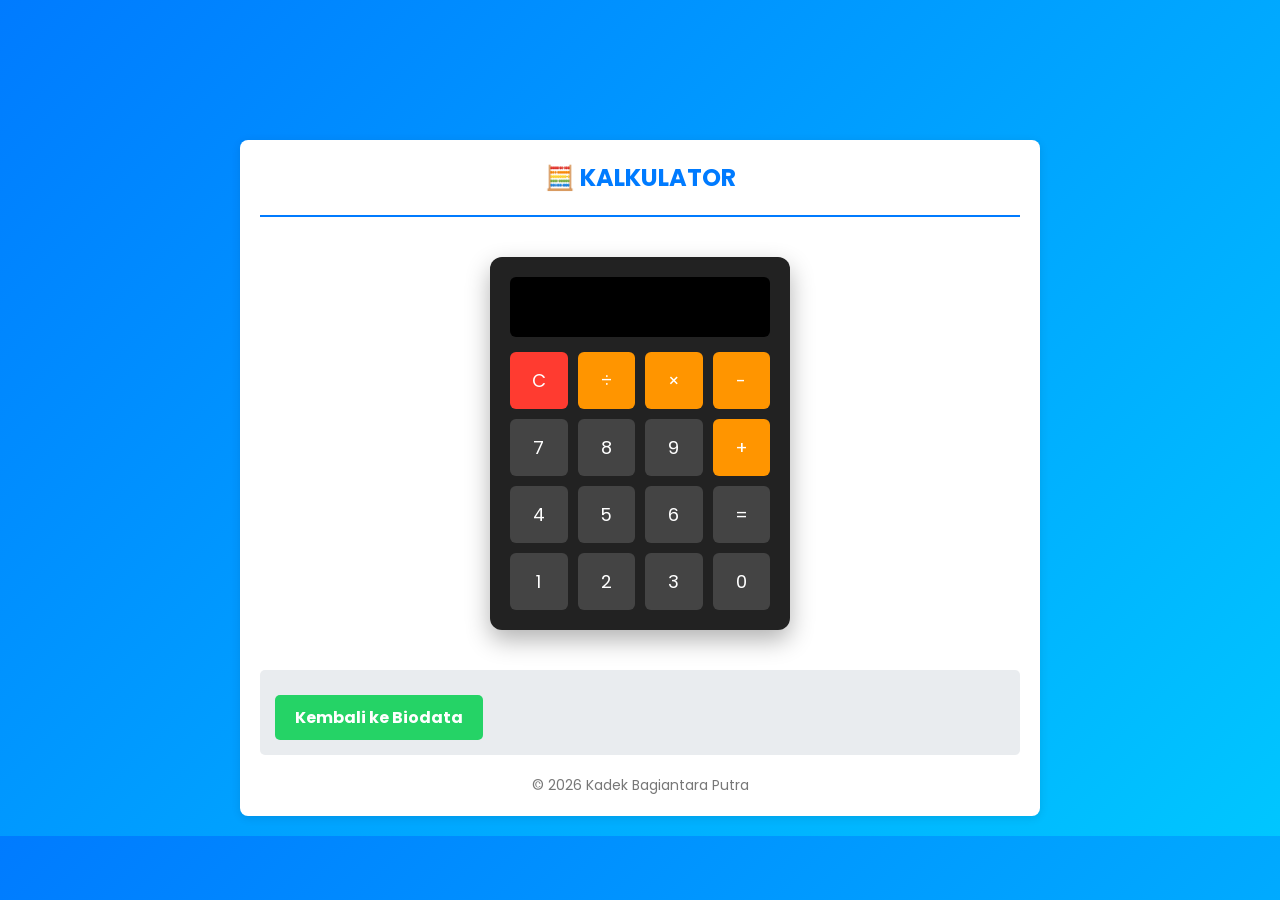
<file: calculator.html>
<!DOCTYPE html>
<html lang="id">

<head>
<meta charset="UTF-8">
<meta name="viewport" content="width=device-width, initial-scale=1.0">
<title>Kalkulator Sederhana</title>
<link rel="stylesheet" href="style.css">

<style>

body{
    background: linear-gradient(135deg,#007bff,#00c6ff);
    font-family: Arial;
}

/* Box calculator */
.calculator{
    width:300px;
    background:#222;
    padding:20px;
    border-radius:12px;
    margin:40px auto;
    box-shadow:0 10px 25px rgba(0,0,0,0.3);
}

/* Layar calculator */
.display{
    width:100%;
    height:60px;
    background:#000;
    color:#0f0;
    font-size:28px;
    text-align:right;
    padding:10px;
    border:none;
    border-radius:6px;
    margin-bottom:15px;
}

/* Grid tombol */
.buttons{
    display:grid;
    grid-template-columns: repeat(4,1fr);
    gap:10px;
}

/* Tombol umum */
.buttons button{
    padding:15px;
    font-size:18px;
    border:none;
    border-radius:6px;
    cursor:pointer;
    transition:0.2s;
}

/* Tombol angka */
.num{
    background:#444;
    color:white;
}

/* Tombol operasi */
.op{
    background:#ff9500;
    color:white;
}

/* Tombol clear */
.clear{
    background:#ff3b30;
    color:white;
}

/* Tombol sama dengan */
.equal{
    background:#34c759;
    color:white;
    grid-column: span 2;
}

button:hover{
    transform:scale(1.05);
}

</style>

</head>

<body>

<div class="container">

<div class="header">
<h1>🧮 KALKULATOR</h1>
</div>

<div class="calculator">

<input type="text" id="display" class="display" disabled>

<div class="buttons">

<button class="clear" onclick="clearDisplay()">C</button>
<button class="op" onclick="append('/')">÷</button>
<button class="op" onclick="append('*')">×</button>
<button class="op" onclick="append('-')">-</button>

<button class="num" onclick="append('7')">7</button>
<button class="num" onclick="append('8')">8</button>
<button class="num" onclick="append('9')">9</button>
<button class="op" onclick="append('+')">+</button>

<button class="num" onclick="append('4')">4</button>
<button class="num" onclick="append('5')">5</button>
<button class="num" onclick="append('6')">6</button>
<button class="num" onclick="calculate()">=</button>

<button class="num" onclick="append('1')">1</button>
<button class="num" onclick="append('2')">2</button>
<button class="num" onclick="append('3')">3</button>
<button class="num" onclick="append('0')">0</button>

</div>

</div>

<div class="contact-box" style="margin-top:20px;">
<a href="index.html" class="btn-wa">Kembali ke Biodata</a>
</div>

<footer>
<p>&copy; 2026 Kadek Bagiantara Putra</p>
</footer>

</div>

<script>

function append(value){
document.getElementById("display").value += value;
}

function clearDisplay(){
document.getElementById("display").value = "";
}

function calculate(){
try{
document.getElementById("display").value = eval(document.getElementById("display").value);
}
catch{
document.getElementById("display").value = "Error";
}
}

</script>

</body>
</html>
</file>
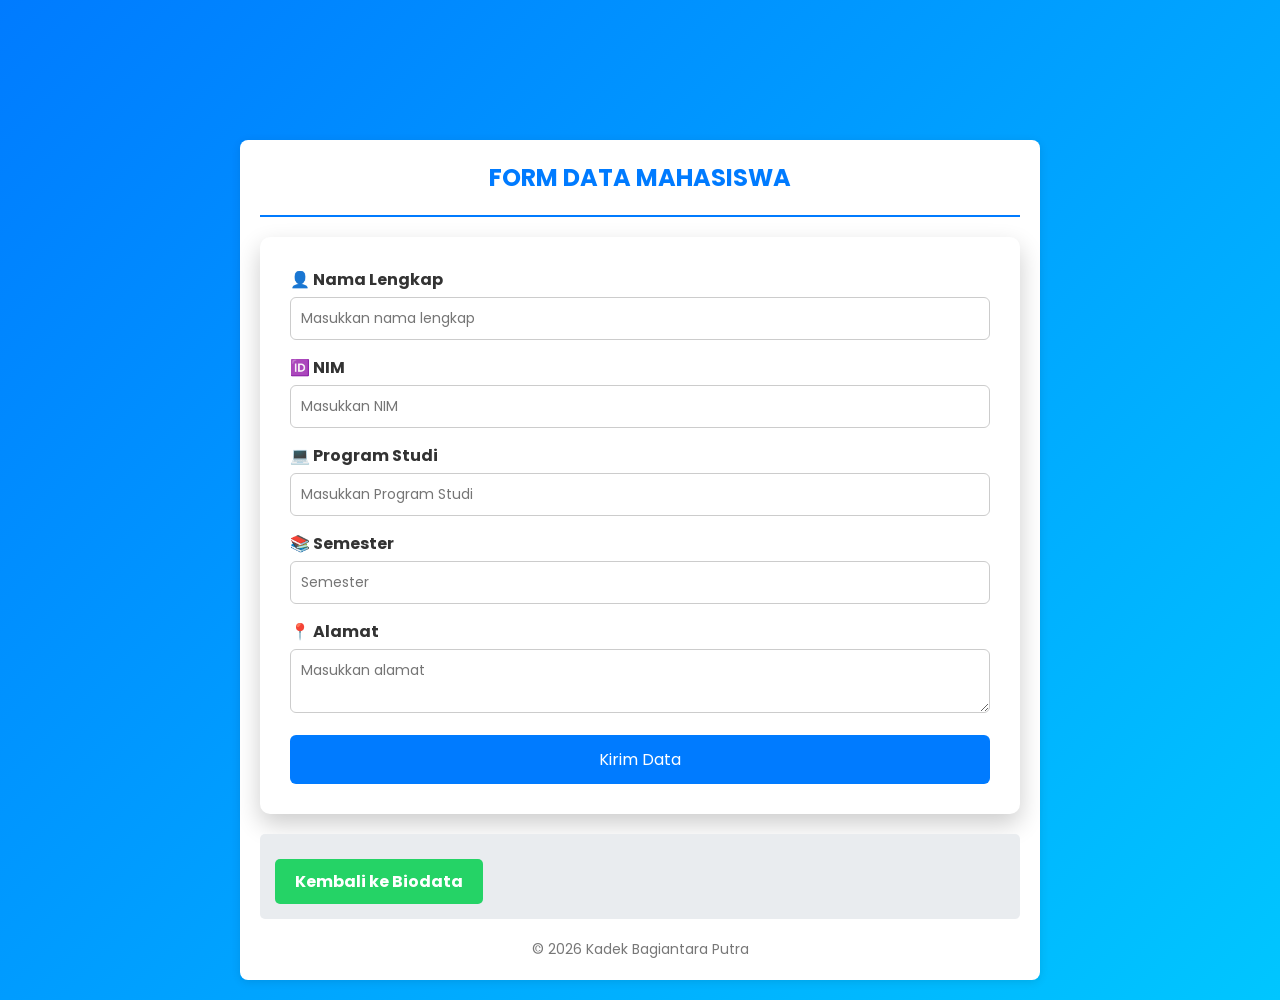
<file: form.html>
<!DOCTYPE html>
<html lang="id">

<head>
<meta charset="UTF-8">
<meta name="viewport" content="width=device-width, initial-scale=1.0">
<title>Form Data Mahasiswa</title>
<link rel="stylesheet" href="style.css">

<style>

body{
    background: linear-gradient(135deg,#007bff,#00c6ff);
}

/* Box form */
.form-box{
    background:white;
    padding:30px;
    border-radius:10px;
    box-shadow:0 10px 25px rgba(0,0,0,0.2);
}

/* Label */
.form-box label{
    font-weight:bold;
    display:block;
    margin-bottom:5px;
}

/* Input */
.form-box input,
.form-box textarea{
    width:100%;
    padding:10px;
    border:1px solid #ccc;
    border-radius:6px;
    margin-bottom:15px;
    font-size:14px;
    transition:0.3s;
}

/* Efek saat klik */
.form-box input:focus,
.form-box textarea:focus{
    border-color:#007bff;
    outline:none;
    box-shadow:0 0 5px rgba(0,123,255,0.5);
}

/* Tombol */
.btn-submit{
    width:100%;
    padding:12px;
    border:none;
    border-radius:6px;
    background:#007bff;
    color:white;
    font-size:16px;
    cursor:pointer;
    transition:0.3s;
}

.btn-submit:hover{
    background:#0056b3;
}

</style>

</head>

<body>

<div class="container">

<div class="header">
<h1>FORM DATA MAHASISWA</h1>
</div>

<div class="form-box">

<form>

<label>👤 Nama Lengkap</label>
<input type="text" placeholder="Masukkan nama lengkap">

<label>🆔 NIM</label>
<input type="text" placeholder="Masukkan NIM">

<label>💻 Program Studi</label>
<input type="text" placeholder="Masukkan Program Studi">

<label>📚 Semester</label>
<input type="number" placeholder="Semester">

<label>📍 Alamat</label>
<textarea placeholder="Masukkan alamat"></textarea>

<button type="submit" class="btn-submit">Kirim Data</button>

</form>

</div>

<div class="contact-box" style="margin-top:20px;">
<a href="index.html" class="btn-wa">Kembali ke Biodata</a>
</div>

<footer>
<p>&copy; 2026 Kadek Bagiantara Putra</p>
</footer>

</div>

</body>
</html>
</file>
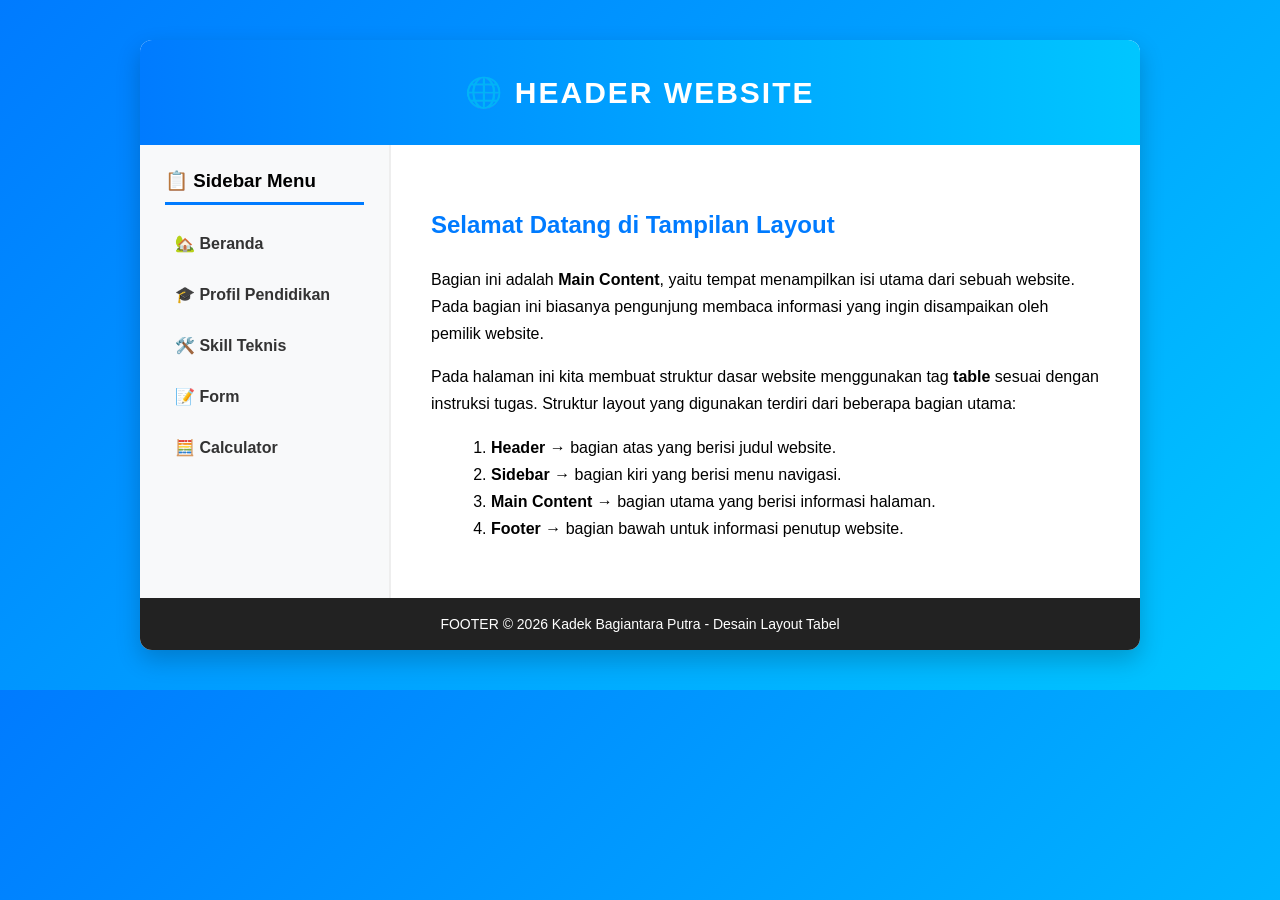
<file: layout.html>
<!DOCTYPE html>
<html lang="id">

<head>
<meta charset="UTF-8">
<meta name="viewport" content="width=device-width, initial-scale=1.0">
<title>Halaman Layout - Kadek Bagiantara Putra</title>

<style>

body{
    font-family:'Poppins',sans-serif;
    margin:0;
    padding:0;
    background:linear-gradient(135deg,#007bff,#00c6ff);
}

/* layout table */
table.layout{
    width:90%;
    max-width:1000px;
    margin:40px auto;
    border-collapse:collapse;
    background:white;
    border-radius:12px;
    overflow:hidden;
    box-shadow:0 10px 25px rgba(0,0,0,0.2);
}

/* header */
.header{
    background:linear-gradient(90deg,#007bff,#00c6ff);
    color:white;
    text-align:center;
    font-size:30px;
    font-weight:bold;
    padding:35px;
    letter-spacing:2px;
}

/* sidebar */
.sidebar{
    width:25%;
    background:#f8f9fa;
    vertical-align:top;
    padding:25px;
    border-right:2px solid #eee;
}

/* sidebar title */
.sidebar h3{
    margin-top:0;
    border-bottom:3px solid #007bff;
    padding-bottom:10px;
}

/* navigation */
ul.nav{
    list-style:none;
    padding:0;
}

ul.nav li{
    margin-bottom:12px;
}

ul.nav a{
    text-decoration:none;
    color:#333;
    font-weight:600;
    display:block;
    padding:10px;
    border-radius:6px;
    transition:0.3s;
}

/* hover menu */
ul.nav a:hover{
    background:#007bff;
    color:white;
    transform:translateX(5px);
}

/* main content */
.main-content{
    width:75%;
    padding:40px;
    line-height:1.7;
}

.main-content h2{
    color:#007bff;
    margin-bottom:20px;
}

/* list */
.main-content ol{
    margin-left:20px;
}

/* footer */
.footer{
    background:#222;
    color:white;
    text-align:center;
    padding:18px;
    font-size:14px;
}

/* efek hover card */
table.layout:hover{
    transform:scale(1.01);
    transition:0.3s;
}

</style>
</head>

<body>

<table class="layout">

<tr>
<td colspan="2" class="header">
🌐 HEADER WEBSITE
</td>
</tr>

<tr>

<td class="sidebar">

<h3>📋 Sidebar Menu</h3>

<ul class="nav">
<li><a href="index.html">🏡 Beranda</a></li>
<li><a href="pendidikan.html">🎓 Profil Pendidikan</a></li>
<li><a href="skil.html">🛠️ Skill Teknis</a></li>
<li><a href="form.html">📝 Form</a></li>
<li><a href="calculator.html">🧮 Calculator</a></li>
</ul>

</td>

<td class="main-content">

<h2>Selamat Datang di Tampilan Layout</h2>

<p>
Bagian ini adalah <b>Main Content</b>, yaitu tempat menampilkan isi utama dari sebuah website.
Pada bagian ini biasanya pengunjung membaca informasi yang ingin disampaikan oleh pemilik website.
</p>

<p>
Pada halaman ini kita membuat struktur dasar website menggunakan tag <b>table</b> sesuai dengan
instruksi tugas. Struktur layout yang digunakan terdiri dari beberapa bagian utama:
</p>

<ol>
<li><b>Header</b> → bagian atas yang berisi judul website.</li>
<li><b>Sidebar</b> → bagian kiri yang berisi menu navigasi.</li>
<li><b>Main Content</b> → bagian utama yang berisi informasi halaman.</li>
<li><b>Footer</b> → bagian bawah untuk informasi penutup website.</li>
</ol>

</td>

</tr>

<tr>
<td colspan="2" class="footer">
FOOTER © 2026 Kadek Bagiantara Putra - Desain Layout Tabel
</td>
</tr>

</table>

</body>
</html>
</file>
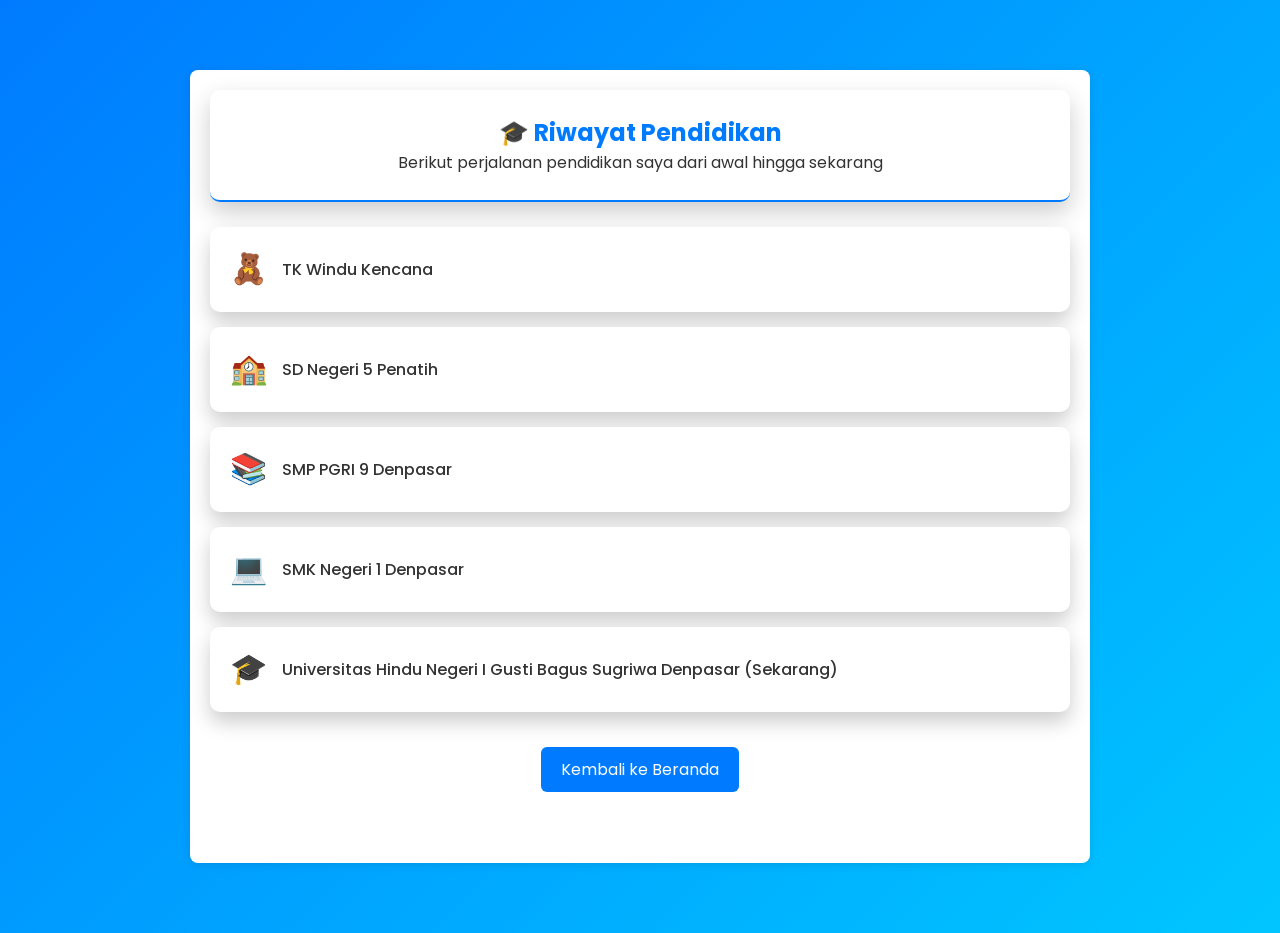
<file: pendidikan.html>
<!DOCTYPE html>
<html lang="id">

<head>
<meta charset="UTF-8">
<meta name="viewport" content="width=device-width, initial-scale=1.0">
<title>Pendidikan - Kadek Bagiantara Putra</title>
<link rel="stylesheet" href="style.css">

<style>

body{
    font-family: Arial, sans-serif;
    background: linear-gradient(135deg,#007bff,#00c6ff);
    margin:0;
}

/* container */
.container{
    width:90%;
    max-width:900px;
    margin:50px auto;
}

/* header */
.header{
    background:white;
    padding:25px;
    border-radius:10px;
    text-align:center;
    box-shadow:0 10px 25px rgba(0,0,0,0.2);
}

/* education list */
.education-list{
    margin-top:25px;
}

/* card pendidikan */
.edu-card{
    background:white;
    padding:20px;
    border-radius:10px;
    margin-bottom:15px;
    display:flex;
    align-items:center;
    gap:15px;
    box-shadow:0 10px 20px rgba(0,0,0,0.2);
    transition:0.3s;
}

.edu-card:hover{
    transform:translateY(-5px);
}

/* icon */
.edu-icon{
    font-size:30px;
}

/* text */
.edu-text{
    font-size:16px;
    font-weight:500;
}

/* tombol kembali */
.btn-back{
    display:inline-block;
    margin-top:20px;
    padding:10px 20px;
    background:#007bff;
    color:white;
    text-decoration:none;
    border-radius:6px;
}

.btn-back:hover{
    background:#0056b3;
}

/* footer */
footer{
    text-align:center;
    margin-top:30px;
    color:white;
}

</style>

</head>

<body>

<div class="container">

<div class="header">
<h1>🎓 Riwayat Pendidikan</h1>
<p>Berikut perjalanan pendidikan saya dari awal hingga sekarang</p>
</div>

<div class="education-list">

<div class="edu-card">
<div class="edu-icon">🧸</div>
<div class="edu-text">TK Windu Kencana</div>
</div>

<div class="edu-card">
<div class="edu-icon">🏫</div>
<div class="edu-text">SD Negeri 5 Penatih</div>
</div>

<div class="edu-card">
<div class="edu-icon">📚</div>
<div class="edu-text">SMP PGRI 9 Denpasar</div>
</div>

<div class="edu-card">
<div class="edu-icon">💻</div>
<div class="edu-text">SMK Negeri 1 Denpasar</div>
</div>

<div class="edu-card">
<div class="edu-icon">🎓</div>
<div class="edu-text">Universitas Hindu Negeri I Gusti Bagus Sugriwa Denpasar (Sekarang)</div>
</div>

</div>

<div style="text-align:center;">
<a href="index.html" class="btn-back">Kembali ke Beranda</a>
</div>

<footer>
<p>&copy; 2026 Kadek Bagiantara Putra</p>
</footer>

</div>

</body>
</html>
</file>
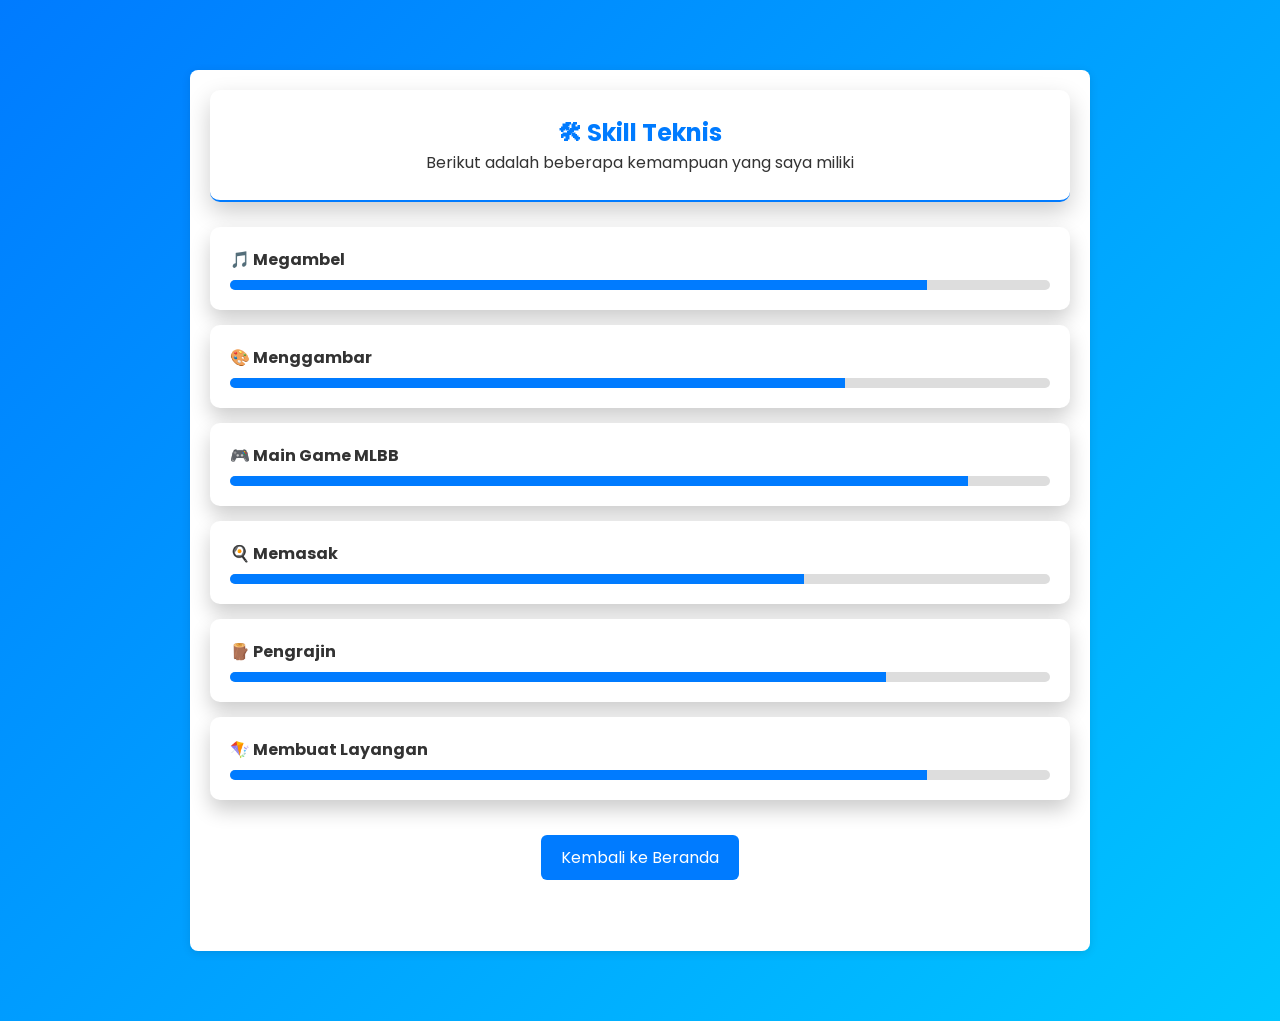
<file: skil.html>
<!DOCTYPE html>
<html lang="id">

<head>
<meta charset="UTF-8">
<meta name="viewport" content="width=device-width, initial-scale=1.0">
<title>Skill Teknis - Kadek Bagiantara Putra</title>
<link rel="stylesheet" href="style.css">

<style>

body{
    font-family: Arial, sans-serif;
    background: linear-gradient(135deg,#007bff,#00c6ff);
    margin:0;
}

/* container */
.container{
    width:90%;
    max-width:900px;
    margin:50px auto;
}

/* header */
.header{
    background:white;
    padding:25px;
    border-radius:10px;
    text-align:center;
    box-shadow:0 10px 25px rgba(0,0,0,0.2);
}

/* skill section */
.skill-section{
    margin-top:25px;
}

/* skill card */
.skill-card{
    background:white;
    padding:20px;
    border-radius:10px;
    margin-bottom:15px;
    box-shadow:0 10px 20px rgba(0,0,0,0.2);
    transition:0.3s;
}

.skill-card:hover{
    transform:translateY(-5px);
}

/* skill title */
.skill-title{
    font-weight:bold;
    margin-bottom:8px;
}

/* progress bar */
.skill-bar{
    background:#ddd;
    height:10px;
    border-radius:10px;
    overflow:hidden;
}

.skill-progress{
    height:100%;
    background:#007bff;
}

/* tombol kembali */
.btn-back{
    display:inline-block;
    margin-top:20px;
    padding:10px 20px;
    background:#007bff;
    color:white;
    text-decoration:none;
    border-radius:6px;
}

.btn-back:hover{
    background:#0056b3;
}

/* footer */
footer{
    text-align:center;
    margin-top:30px;
    color:white;
}

</style>

</head>

<body>

<div class="container">

<div class="header">
<h1>🛠 Skill Teknis</h1>
<p>Berikut adalah beberapa kemampuan yang saya miliki</p>
</div>

<div class="skill-section">

<div class="skill-card">
<div class="skill-title">🎵 Megambel</div>
<div class="skill-bar">
<div class="skill-progress" style="width:85%"></div>
</div>
</div>

<div class="skill-card">
<div class="skill-title">🎨 Menggambar</div>
<div class="skill-bar">
<div class="skill-progress" style="width:75%"></div>
</div>
</div>

<div class="skill-card">
<div class="skill-title">🎮 Main Game MLBB</div>
<div class="skill-bar">
<div class="skill-progress" style="width:90%"></div>
</div>
</div>

<div class="skill-card">
<div class="skill-title">🍳 Memasak</div>
<div class="skill-bar">
<div class="skill-progress" style="width:70%"></div>
</div>
</div>

<div class="skill-card">
<div class="skill-title">🪵 Pengrajin</div>
<div class="skill-bar">
<div class="skill-progress" style="width:80%"></div>
</div>
</div>

<div class="skill-card">
<div class="skill-title">🪁 Membuat Layangan</div>
<div class="skill-bar">
<div class="skill-progress" style="width:85%"></div>
</div>
</div>

</div>

<div style="text-align:center;">
<a href="index.html" class="btn-back">Kembali ke Beranda</a>
</div>

<footer>
<p>&copy; 2026 Kadek Bagiantara Putra</p>
</footer>

</div>

</body>
</html>
</file>
<file: style.css>
@import url('https://fonts.googleapis.com/css2?family=Poppins:wght@300;400;600&display=swap');

* {
    margin: 0;
    padding: 0;
    box-sizing: border-box;
    font-family: 'Poppins', sans-serif;
}

body {
    background-color: #f4f4f4;
    color: #333;
    padding: 20px;
}

.container {
    max-width: 800px;
    margin: 0 auto;
    background: #fff;
    padding: 20px;
    border-radius: 8px;
    box-shadow: 0 2px 10px rgba(0, 0, 0, 0.1);
}

.header {
    text-align: center;
    border-bottom: 2px solid #007bff;
    padding-bottom: 20px;
    margin-bottom: 20px;
}

.profile-pic {
    width: 150px;
    height: 150px;
    border-radius: 50%;
    object-fit: cover;
    border: 3px solid #007bff;
    margin-bottom: 15px;
}

h1 {
    color: #007bff;
    font-size: 24px;
}

.info-table {
    width: 100%;
    border-collapse: collapse;
    margin-bottom: 20px;
}

.info-table td {
    padding: 12px;
    border-bottom: 1px solid #ddd;
}

.info-table td:first-child {
    font-weight: 600;
    width: 30%;
    color: #555;
}

.contact-box {
    background: #e9ecef;
    padding: 15px;
    border-radius: 5px;
    margin-top: 20px;
}

.contact-box h3 {
    margin-bottom: 10px;
    font-size: 18px;
}

.btn-wa {
    display: inline-block;
    background: #25d366;
    color: white;
    padding: 10px 20px;
    text-decoration: none;
    border-radius: 5px;
    font-weight: bold;
    margin-top: 10px;
}

.map-frame {
    width: 100%;
    height: 300px;
    border: none;
    border-radius: 5px;
    margin-top: 20px;
}

footer {
    text-align: center;
    margin-top: 20px;
    font-size: 14px;
    color: #777;
}

/* Navbar Fixed */
.navbar {
    position: fixed;
    top: 0;
    left: 0;
    width: 100%;
    background: white;
    padding: 15px;
    text-align: center;
    box-shadow: 0 2px 10px rgba(0,0,0,0.1);
    z-index: 1000;
}

.navbar a {
    margin: 5px;
}

/* Supaya konten tidak tertutup navbar */
.container {
    margin-top: 120px;
}
</file>
